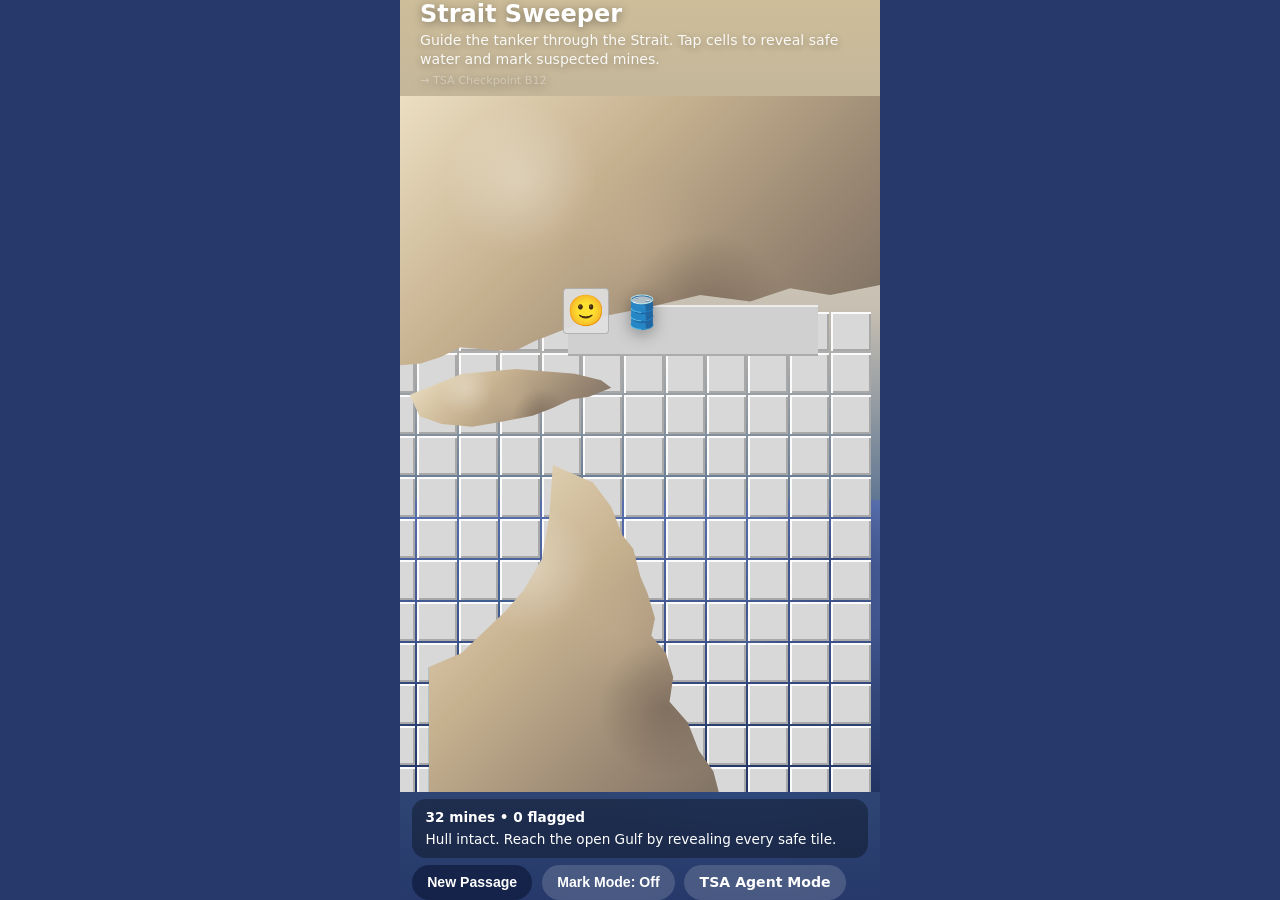
<file: index.html>
<!DOCTYPE html>
<html lang="en">
  <head>
    <meta charset="UTF-8" />
    <meta name="viewport" content="width=device-width, initial-scale=1.0" />
    <title>Strait Sweeper</title>
    <style>
      :root {
        --sea-deep: #274a80;
        --sea-mid: #4768a8;
        --sea-shallow: #2b768f;
        --sand-1: #efe2c4;
        --sand-2: #c7b08b;
        --rock-1: #9f8a73;
        --rock-2: #6f6559;
        --grid-closed: #d8d8d8;
        --grid-edge-light: #fbfbfb;
        --grid-edge-dark: #a8a8a8;
        --grid-open: #cfcfcf;
        --hud: rgba(255, 255, 255, 0.96);
        font-family: Inter, ui-sans-serif, system-ui, -apple-system, BlinkMacSystemFont, sans-serif;
      }

      * { box-sizing: border-box; }

      html {
        height: 100%;
        background: #26396a;
      }

      body {
        margin: 0;
        height: 100dvh;
        overflow: hidden;
        display: flex;
        justify-content: center;
        background: #26396a;
        color: white;
      }

      .phone {
        position: relative;
        width: 100%;
        max-width: 480px;
        height: 100dvh;
        display: flex;
        flex-direction: column;
        overflow: hidden;
        background:
          radial-gradient(circle at 18% 74%, rgba(38, 108, 123, 0.55), transparent 10%),
          radial-gradient(circle at 70% 82%, rgba(41, 81, 155, 0.28), transparent 18%),
          linear-gradient(180deg, #cdbd99 0%, #beb29b 18%, #cbc4b7 28%, #c8c0b2 34%, #41618a 62%, #26396a 100%);
      }

      .game-header {
        flex-shrink: 0;
        padding: env(safe-area-inset-top, 0.75rem) 1.25rem 0.5rem;
        z-index: 5;
        color: white;
        text-shadow: 0 2px 10px rgba(0,0,0,0.4);
      }

      .game-header h1 {
        margin: 0;
        font-size: 1.5rem;
        font-weight: 700;
      }

      .game-header p {
        margin: 0.2rem 0 0;
        font-size: 0.88rem;
        opacity: 0.9;
        line-height: 1.35;
      }

      .map {
        position: relative;
        flex: 1;
        overflow: hidden;
      }

      .terrain-noise,
      .sea-noise,
      .coast-glow,
      .northland,
      .southland,
      .island,
      .strait-cover,
      .open-patch,
      .board-layer,
      .tanker,
      .status-chip {
        position: absolute;
      }

      .terrain-noise {
        inset: 0;
        background:
          radial-gradient(circle at 15% 6%, rgba(255,255,255,0.34), transparent 10%),
          radial-gradient(circle at 30% 10%, rgba(126,108,84,0.33), transparent 12%),
          radial-gradient(circle at 45% 18%, rgba(255,255,255,0.25), transparent 11%),
          radial-gradient(circle at 62% 11%, rgba(102,87,69,0.33), transparent 14%),
          radial-gradient(circle at 78% 20%, rgba(255,255,255,0.22), transparent 11%),
          radial-gradient(circle at 70% 44%, rgba(255,255,255,0.15), transparent 15%),
          radial-gradient(circle at 25% 85%, rgba(227,153,111,0.4), transparent 18%),
          radial-gradient(circle at 55% 92%, rgba(77,71,69,0.3), transparent 22%),
          radial-gradient(circle at 85% 74%, rgba(49,73,123,0.18), transparent 22%);
        mix-blend-mode: multiply;
        opacity: 0.8;
      }

      .sea-noise {
        inset: 58% 0 0 0;
        background:
          radial-gradient(circle at 18% 30%, rgba(42, 123, 133, 0.22), transparent 12%),
          radial-gradient(circle at 72% 50%, rgba(255, 255, 255, 0.08), transparent 10%),
          radial-gradient(circle at 90% 20%, rgba(22, 35, 74, 0.35), transparent 16%),
          linear-gradient(180deg, rgba(88, 111, 177, 0.92), rgba(33, 51, 97, 0.98));
      }

      .board-layer {
        left: -5%;
        right: 2%;
        top: 31%;
        bottom: 17%;
        display: grid;
        grid-template-columns: repeat(12, 1fr);
        gap: 2px;
        padding: 0;
        z-index: 1;
      }

      .tile {
        border: 0;
        border-radius: 0;
        aspect-ratio: 1;
        background: var(--grid-closed);
        box-shadow:
          inset 2px 2px 0 var(--grid-edge-light),
          inset -2px -2px 0 var(--grid-edge-dark);
        color: transparent;
        font-family: "Arial", sans-serif;
        font-weight: 700;
        font-size: clamp(14px, 2.5vw, 23px);
        line-height: 1;
        padding: 0;
      }

      .tile.revealed {
        background: var(--grid-open);
        box-shadow: inset 1px 1px 0 rgba(255,255,255,0.35), inset -1px -1px 0 rgba(0,0,0,0.16);
      }

      .tile.flagged {
        color: #cc1414;
      }

      .tile.mine-hit {
        background: #c92525;
        box-shadow: inset 1px 1px 0 rgba(255,255,255,0.22), inset -1px -1px 0 rgba(0,0,0,0.28);
      }

      .tile.revealed[data-value="1"] { color: #1a34d2; }
      .tile.revealed[data-value="2"] { color: #188222; }
      .tile.revealed[data-value="3"] { color: #d02a22; }
      .tile.revealed[data-value="4"] { color: #11268a; }
      .tile.revealed[data-value="5"] { color: #7e1212; }
      .tile.revealed[data-value="6"] { color: #1b7d7d; }
      .tile.revealed[data-value="7"] { color: #111; }
      .tile.revealed[data-value="8"] { color: #585858; }

      .northland,
      .southland,
      .island {
        background:
          radial-gradient(circle at 28% 30%, rgba(255,255,255,0.26), transparent 18%),
          radial-gradient(circle at 65% 70%, rgba(79,66,56,0.34), transparent 20%),
          radial-gradient(circle at 52% 48%, rgba(214,184,147,0.24), transparent 22%),
          linear-gradient(135deg, var(--sand-1), var(--sand-2) 38%, var(--rock-1) 66%, var(--rock-2));
        box-shadow: 0 0 0 4px rgba(9, 96, 120, 0.95);
        filter: saturate(0.9) contrast(1.02);
        z-index: 3;
      }

      .northland {
        inset: -2% 0 55% -4%;
        clip-path: polygon(0 0, 100% 0, 100% 62%, 90% 65%, 82% 63%, 74% 67%, 64% 65%, 53% 69%, 43% 72%, 36% 76%, 31% 79%, 27% 82%, 23% 82%, 16% 81%, 12% 84%, 8% 86%, 0 87%);
      }

      .southland {
        inset: 53% 18% -3% 6%;
        clip-path: polygon(34% 0, 45% 5%, 50% 12%, 53% 20%, 56% 24%, 58% 32%, 60% 37%, 62% 44%, 61% 49%, 65% 54%, 67% 61%, 66% 68%, 71% 74%, 74% 82%, 78% 88%, 81% 100%, 0 100%, 0 58%, 9% 54%, 16% 47%, 21% 42%, 26% 36%, 31% 27%, 33% 15%);
      }

      .island {
        left: 2%;
        top: 39%;
        width: 42%;
        height: 10%;
        clip-path: polygon(0 39%, 8% 30%, 18% 18%, 26% 9%, 38% 6%, 53% 2%, 65% 5%, 82% 9%, 95% 18%, 100% 29%, 89% 42%, 80% 46%, 71% 58%, 61% 69%, 47% 77%, 31% 85%, 16% 81%, 5% 70%);
      }

      .strait-cover {
        left: 35%;
        right: 13%;
        top: 30%;
        height: 7.4%;
        background: #d0d0d0;
        box-shadow: inset 0 2px 0 rgba(255,255,255,0.6), inset 0 -2px 0 rgba(120,120,120,0.42);
        z-index: 2;
      }

      .open-patch {
        left: 26.5%;
        top: 42.2%;
        width: 34%;
        height: 11.8%;
        background: transparent;
        z-index: 2;
        pointer-events: none;
      }

      .open-patch::before {
        content: "";
        position: absolute;
        inset: 0;
        background:
          linear-gradient(90deg, transparent 0 2%, rgba(207,207,207,0.94) 2% 98%, transparent 98%),
          linear-gradient(180deg, transparent 0 2%, rgba(207,207,207,0.94) 2% 98%, transparent 98%);
        opacity: 0;
      }

      .tanker {
        top: 30.5%;
        left: 47%;
        z-index: 4;
        font-size: 2rem;
        transform: translate(-50%, -50%);
        filter: drop-shadow(0 4px 8px rgba(0,0,0,0.35));
      }

      .tanker::before {
        content: "🛢️";
      }

      .status-chip {
        top: 30.8%;
        left: 43.5%;
        z-index: 4;
        width: 46px;
        height: 46px;
        border-radius: 4px;
        background: rgba(224, 224, 224, 0.92);
        border: 1px solid rgba(0,0,0,0.2);
        display: grid;
        place-items: center;
        font-size: 1.9rem;
        transform: translate(-100%, -50%);
        color: #111;
      }

      .game-footer {
        flex-shrink: 0;
        z-index: 6;
        padding: 0.4rem 0.75rem env(safe-area-inset-bottom, 0.75rem);
      }

      .game-banner {
        padding: 0.6rem 0.85rem;
        border-radius: 14px;
        background: rgba(0, 0, 0, 0.32);
        backdrop-filter: blur(10px);
        font-size: 0.85rem;
        line-height: 1.35;
        margin-bottom: 0.45rem;
      }

      .game-banner strong {
        display: block;
        margin-bottom: 0.2rem;
      }

      .hud-controls {
        display: flex;
        gap: 0.6rem;
      }

      .hud-button {
        pointer-events: auto;
        border: 0;
        border-radius: 999px;
        background: rgba(255,255,255,0.16);
        color: white;
        padding: 0.6rem 0.95rem;
        font-size: 0.88rem;
        font-weight: 700;
        backdrop-filter: blur(12px);
        text-decoration: none;
        display: inline-flex;
        align-items: center;
      }

      .hud-button.primary {
        background: rgba(10, 21, 52, 0.6);
      }
    </style>
  </head>
  <body>
    <main class="phone">
      <div class="game-header">
        <h1>Strait Sweeper</h1>
        <p id="message">Guide the tanker through the Strait. Tap cells to reveal safe water and mark suspected mines.</p>
        <a href="tsa-agent.html" style="display:inline-block;margin-top:0.25rem;font-size:0.7rem;color:rgba(255,255,255,0.35);text-decoration:none;">→ TSA Checkpoint B12</a>
      </div>

      <div class="map">
        <div class="terrain-noise"></div>
        <div class="sea-noise"></div>
        <div id="board" class="board-layer" aria-label="Minesweeper board"></div>
        <div class="strait-cover"></div>
        <div class="northland"></div>
        <div class="island"></div>
        <div class="southland"></div>
        <div id="status-chip" class="status-chip">🙂</div>
        <div id="tanker" class="tanker" aria-hidden="true"></div>
      </div>

      <div class="game-footer">
        <div class="game-banner">
          <strong id="hud-title">32 mines • 0 flagged</strong>
          <span id="hud-status">Hull intact. Reach the open Gulf by revealing every safe tile.</span>
        </div>
        <div class="hud-controls">
          <button id="new-game" class="hud-button primary">New Passage</button>
          <button id="toggle-marks" class="hud-button">Mark Mode: Off</button>
          <a class="hud-button" href="./tsa-agent.html">TSA Agent Mode</a>
        </div>
      </div>
    </main>

    <script>
      const rows = 16;
      const cols = 12;
      const minesTotal = 32;

      const boardEl = document.getElementById('board');
      const messageEl = document.getElementById('message');
      const hudTitleEl = document.getElementById('hud-title');
      const hudStatusEl = document.getElementById('hud-status');
      const newGameBtn = document.getElementById('new-game');
      const toggleMarksBtn = document.getElementById('toggle-marks');
      const tankerEl = document.getElementById('tanker');
      const statusChipEl = document.getElementById('status-chip');

      let board = [];
      let revealedCount = 0;
      let flagsPlaced = 0;
      let gameOver = false;
      let markMode = false;

      function initGame() {
        board = createBoard();
        revealedCount = 0;
        flagsPlaced = 0;
        gameOver = false;
        markMode = false;
        messageEl.textContent = 'Guide the tanker through the Strait. Tap cells to reveal safe water and mark suspected mines.';
        hudTitleEl.textContent = `${minesTotal} mines • ${flagsPlaced} flagged`;
        hudStatusEl.textContent = 'Hull intact. Reach the open Gulf by revealing every safe tile.';
        statusChipEl.textContent = '🙂';
        toggleMarksBtn.textContent = 'Mark Mode: Off';
        renderBoard();
        updateTankerPosition();
      }

      function createBoard() {
        const grid = Array.from({ length: rows }, (_, row) =>
          Array.from({ length: cols }, (_, col) => ({ row, col, mine: false, revealed: false, flagged: false, count: 0 }))
        );

        let placed = 0;
        while (placed < minesTotal) {
          const row = Math.floor(Math.random() * rows);
          const col = Math.floor(Math.random() * cols);
          if (!grid[row][col].mine) {
            grid[row][col].mine = true;
            placed += 1;
          }
        }

        for (const tile of grid.flat()) {
          tile.count = neighbors(tile.row, tile.col).filter(([r, c]) => grid[r][c].mine).length;
        }

        return grid;
      }

      function neighbors(row, col) {
        const points = [];
        for (let dr = -1; dr <= 1; dr += 1) {
          for (let dc = -1; dc <= 1; dc += 1) {
            if (dr === 0 && dc === 0) continue;
            const nr = row + dr;
            const nc = col + dc;
            if (nr >= 0 && nr < rows && nc >= 0 && nc < cols) points.push([nr, nc]);
          }
        }
        return points;
      }

      function renderBoard() {
        boardEl.innerHTML = '';
        board.flat().forEach((tile) => {
          const button = document.createElement('button');
          button.className = 'tile';
          button.dataset.row = tile.row;
          button.dataset.col = tile.col;
          button.type = 'button';
          button.setAttribute('aria-label', `row ${tile.row + 1}, column ${tile.col + 1}`);

          if (tile.revealed) {
            button.classList.add('revealed');
            if (tile.mine) {
              button.classList.add('mine-hit');
              button.textContent = '✹';
              button.style.color = '#111';
            } else if (tile.count > 0) {
              button.textContent = tile.count;
              button.dataset.value = tile.count;
            }
          } else if (tile.flagged) {
            button.classList.add('flagged');
            button.textContent = '⚑';
          }

          button.addEventListener('click', () => handleTileAction(tile.row, tile.col, markMode));
          button.addEventListener('contextmenu', (event) => {
            event.preventDefault();
            handleTileAction(tile.row, tile.col, true);
          });

          boardEl.appendChild(button);
        });
      }

      function handleTileAction(row, col, forceFlag = false) {
        if (gameOver) return;
        const tile = board[row][col];
        if (tile.revealed) return;

        if (forceFlag) {
          tile.flagged = !tile.flagged;
          flagsPlaced += tile.flagged ? 1 : -1;
          hudTitleEl.textContent = `${minesTotal} mines • ${flagsPlaced} flagged`;
          hudStatusEl.textContent = tile.flagged ? 'Mine marker placed on the chart.' : 'Marker cleared. Keep plotting a safe lane.';
          renderBoard();
          return;
        }

        if (tile.flagged) return;

        if (tile.mine) {
          tile.revealed = true;
          messageEl.textContent = 'Mine strike! The tanker hit an explosive and the transit failed.';
          hudStatusEl.textContent = 'Hull breached. Start a new passage and try another route.';
          statusChipEl.textContent = '😵';
          gameOver = true;
          revealAllMines();
          renderBoard();
          updateTankerPosition(tile.col, tile.row, true);
          return;
        }

        floodReveal(row, col);
        renderBoard();
        updateTankerPosition();

        if (revealedCount === rows * cols - minesTotal) {
          gameOver = true;
          messageEl.textContent = 'Safe passage secured. The tanker cleared the Strait of Hormuz.';
          hudStatusEl.textContent = 'Convoy complete. Every safe water tile has been charted.';
          statusChipEl.textContent = '😎';
        } else {
          messageEl.textContent = 'Channel updated. Continue tracing the safest path through the water grid.';
          hudStatusEl.textContent = 'Hull intact. Each number indicates adjacent mines.';
        }
      }

      function floodReveal(startRow, startCol) {
        const stack = [[startRow, startCol]];
        while (stack.length) {
          const [row, col] = stack.pop();
          const tile = board[row][col];
          if (tile.revealed || tile.flagged) continue;
          tile.revealed = true;
          revealedCount += 1;

          if (tile.count === 0) {
            neighbors(row, col).forEach(([nr, nc]) => {
              const next = board[nr][nc];
              if (!next.revealed && !next.mine) stack.push([nr, nc]);
            });
          }
        }
      }

      function revealAllMines() {
        board.flat().forEach((tile) => {
          if (tile.mine) tile.revealed = true;
        });
      }

      function updateTankerPosition(colOverride, rowOverride, danger = false) {
        const safeTiles = board.flat().filter((tile) => tile.revealed && !tile.mine);
        const furthest = safeTiles.reduce((best, tile) => {
          const score = tile.col * 10 - Math.abs(tile.row - 2);
          return score > best.score ? { score, tile } : best;
        }, { score: -Infinity, tile: { row: 0, col: 5 } }).tile;

        const col = colOverride ?? furthest.col;
        const row = rowOverride ?? furthest.row;

        tankerEl.style.left = `${35 + (col / (cols - 1)) * 34}%`;
        tankerEl.style.top = `${31 + (row / (rows - 1)) * 19}%`;
        tankerEl.style.transform = `translate(-50%, -50%) scale(${danger ? 1.14 : 1}) rotate(${danger ? -12 : 0}deg)`;
      }

      newGameBtn.addEventListener('click', initGame);
      toggleMarksBtn.addEventListener('click', () => {
        markMode = !markMode;
        toggleMarksBtn.textContent = `Mark Mode: ${markMode ? 'On' : 'Off'}`;
      });

      initGame();
    </script>
  </body>
</html>
</file>
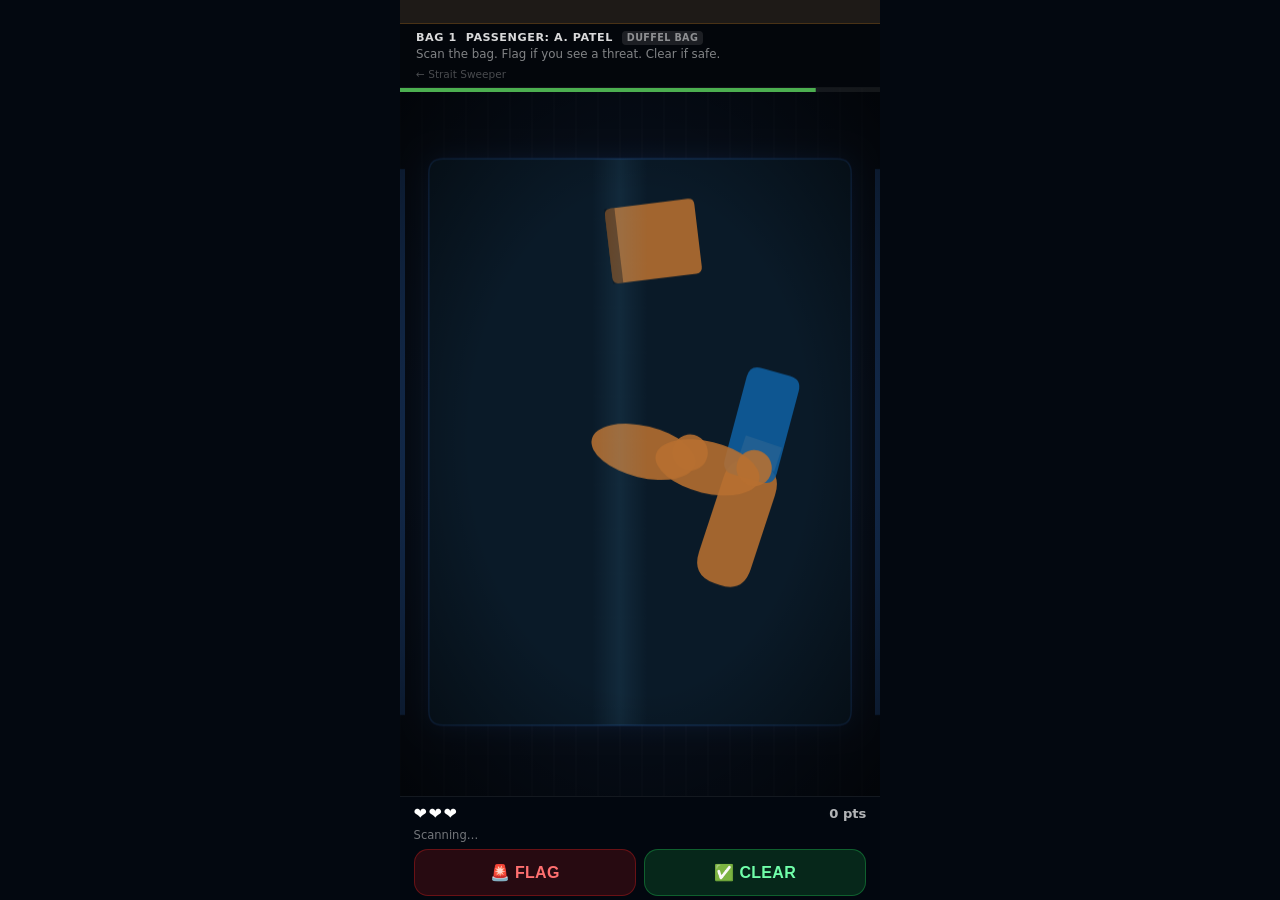
<file: tsa-agent.html>
<!DOCTYPE html>
<html lang="en">
<head>
  <meta charset="UTF-8" />
  <meta name="viewport" content="width=device-width, initial-scale=1.0" />
  <title>TSA Checkpoint B12</title>
  <style>
    :root {
      font-family: Inter, ui-sans-serif, system-ui, -apple-system, BlinkMacSystemFont, sans-serif;
    }
    * { box-sizing: border-box; }
    html { height: 100%; background: #030810; }
    body {
      margin: 0; height: 100dvh; overflow: hidden;
      display: flex; justify-content: center;
      background: #030810; color: white;
    }
    .phone {
      position: relative;
      width: 100%; max-width: 480px; height: 100dvh;
      display: flex; flex-direction: column; overflow: hidden;
      background: #060d18;
    }

    /* ── Ticker ── */
    .ticker {
      flex-shrink: 0; overflow: hidden; white-space: nowrap;
      background: rgba(200,120,20,.12);
      border-bottom: 1px solid rgba(200,120,20,.25);
      padding: env(safe-area-inset-top,.2rem) 0 .25rem;
    }
    .ticker-inner {
      display: inline-block;
      animation: tickMove 52s linear infinite;
      font-size: .68rem; color: #c87818; padding-left: 100%;
    }
    @keyframes tickMove { from{transform:translateX(0)} to{transform:translateX(-100%)} }

    /* ── Header ── */
    .game-header {
      flex-shrink: 0; padding: .45rem 1rem .35rem;
      background: rgba(0,0,0,.55);
      border-bottom: 1px solid rgba(255,255,255,.06);
    }
    .pax-row {
      display: flex; align-items: center; gap: .55rem;
      font-size: .7rem; font-weight: 700; letter-spacing: .05em;
      color: rgba(255,255,255,.85); margin-bottom: .15rem;
    }
    .pax-badge {
      background: rgba(255,255,255,.1); border-radius: 4px;
      padding: .08rem .32rem; font-size: .6rem;
      letter-spacing: .04em; color: rgba(255,255,255,.5);
    }
    #hdr-msg {
      margin: 0; font-size: .74rem;
      color: rgba(255,255,255,.5); line-height: 1.3;
    }
    .back-link {
      display: inline-block; margin-top: .15rem;
      font-size: .66rem; color: rgba(255,255,255,.28); text-decoration: none;
    }

    /* ── Scanner ── */
    .scanner-wrap {
      flex: 1; position: relative; overflow: hidden; background: #060d18;
    }
    .timer-track {
      position: absolute; top: 0; left: 0; right: 0;
      height: 4px; background: rgba(255,255,255,.07); z-index: 10;
    }
    #timer-fill {
      height: 100%; width: 100%;
      background: #4caf50; transform-origin: left; will-change: transform;
    }
    .xray-vignette {
      position: absolute; inset: 0; pointer-events: none; z-index: 3;
      background: radial-gradient(ellipse at center, transparent 50%, rgba(0,0,0,.65) 100%);
    }
    #xray { position: absolute; inset: 0; width: 100%; height: 100%; z-index: 1; }

    /* ICE agents */
    #ice-layer { position: absolute; inset: 0; z-index: 6; pointer-events: none; overflow: hidden; }
    .ice-walker {
      position: absolute; font-size: 2.6rem; pointer-events: auto; cursor: pointer;
      filter: drop-shadow(0 0 10px rgba(80,150,255,.85));
      user-select: none; transform: translateY(-50%);
    }
    .ice-walker.go-right { animation: walkR 5s linear forwards; }
    .ice-walker.go-left  { animation: walkL 5s linear forwards; }
    @keyframes walkR { from{left:-70px} to{left:110%} }
    @keyframes walkL { from{right:-70px} to{right:110%} }
    .ice-quip {
      position: absolute; bottom: 110%; left: 50%; transform: translateX(-50%);
      background: rgba(10,30,90,.95); border: 1px solid rgba(80,150,255,.4);
      border-radius: 7px; padding: .2rem .5rem; font-size: .6rem;
      color: #99bfff; white-space: nowrap; pointer-events: none;
      animation: quipFade 3s ease-out forwards;
    }
    @keyframes quipFade { 0%,50%{opacity:1} 100%{opacity:0} }

    /* Result flash */
    #flash {
      position: absolute; inset: 0; z-index: 15; opacity: 0;
      pointer-events: none; transition: opacity .12s;
    }
    #flash.on { opacity: 1; }
    #flash.ok    { background: rgba(40,200,80,.22); }
    #flash.ok2   { background: rgba(40,130,255,.22); }
    #flash.bad   { background: rgba(220,30,30,.35); }

    /* Game-over overlay */
    .go-overlay {
      position: absolute; inset: 0; z-index: 30;
      background: rgba(3,8,16,.93);
      display: flex; flex-direction: column;
      align-items: center; justify-content: center; gap: .8rem;
    }
    .go-overlay h2 { margin:0; font-size:1.8rem; font-weight:900; color:#e8a832; letter-spacing:.05em; }
    .go-overlay .pts { font-size:1.1rem; color:rgba(255,255,255,.7); }
    .go-overlay .stats { font-size:.8rem; color:rgba(255,255,255,.4); text-align:center; line-height:1.7; }

    /* ── Footer ── */
    .game-footer {
      flex-shrink: 0;
      padding: .45rem .85rem calc(env(safe-area-inset-bottom,.35rem) + .25rem);
      background: rgba(3,8,16,.98);
      border-top: 1px solid rgba(255,255,255,.07);
    }
    .hud-row {
      display: flex; align-items: center; justify-content: space-between;
      margin-bottom: .28rem;
    }
    #lives { font-size: 1rem; letter-spacing: .1em; }
    #score-disp { font-size: .82rem; font-weight: 700; color: rgba(255,255,255,.7); }
    #result-msg {
      font-size: .72rem; color: rgba(255,255,255,.45);
      line-height: 1.3; min-height: 1.4em; margin-bottom: .32rem;
    }
    .btns { display: flex; gap: .5rem; }
    .abtn {
      flex: 1; border: none; border-radius: 14px;
      padding: .82rem 0; font-size: 1rem; font-weight: 800;
      cursor: pointer; touch-action: manipulation; letter-spacing: .02em;
    }
    .abtn:active { transform: scale(.95); }
    .abtn:disabled { opacity: .35; cursor: default; }
    #btn-flag  { background:rgba(210,30,30,.18); color:#ff7070; border:1px solid rgba(210,30,30,.38); }
    #btn-clear { background:rgba(30,190,80,.18); color:#70ffaa; border:1px solid rgba(30,190,80,.38); }

    @keyframes shake {
      0%,100%{transform:translateX(0)}
      15%{transform:translateX(-7px)} 30%{transform:translateX(7px)}
      45%{transform:translateX(-4px)} 60%{transform:translateX(4px)}
      75%{transform:translateX(-2px)}
    }
  </style>
</head>
<body>
<main class="phone">

  <div class="ticker"><span class="ticker-inner">
    ⚡ ICE agents deployed to 14 major airports — TSA union demands removal &nbsp;·&nbsp;
    TSA staffing down 12%: screeners covering double shifts &nbsp;·&nbsp;
    REPORT: ICE "shoulder-tapping" agents mid-screening flagged as security risk &nbsp;·&nbsp;
    Checkpoint wait times up 40% — passengers told to arrive 3 hours early &nbsp;·&nbsp;
    Homeland memo: TSA must "fully cooperate" with all federal operations &nbsp;·&nbsp;
    UNION: Overworked screeners say ICE presence breaks concentration &nbsp;·&nbsp;
  </span></div>

  <div class="game-header">
    <div class="pax-row">
      <span id="bag-num">BAG 1</span>
      <span id="pax-name">PASSENGER: —</span>
      <span class="pax-badge" id="bag-type">CARRY-ON</span>
    </div>
    <p id="hdr-msg">Scan each bag. Flag anything dangerous. Clear what's safe. Don't let the ICE agents break your focus.</p>
    <a class="back-link" href="index.html">← Strait Sweeper</a>
  </div>

  <div class="scanner-wrap" id="scanner-wrap">
    <div class="timer-track"><div id="timer-fill"></div></div>
    <div class="xray-vignette"></div>
    <canvas id="xray"></canvas>
    <div id="ice-layer"></div>
    <div id="flash"></div>
  </div>

  <div class="game-footer">
    <div class="hud-row">
      <div id="lives">❤️❤️❤️</div>
      <div id="score-disp">0 pts</div>
    </div>
    <div id="result-msg">New shift — first bag incoming.</div>
    <div class="btns">
      <button id="btn-flag"  class="abtn" type="button">🚨 FLAG</button>
      <button id="btn-clear" class="abtn" type="button">✅ CLEAR</button>
    </div>
  </div>

</main>
<script>
// ── Constants ────────────────────────────────────────────────
const TIMER_SECS  = 9;
const MAX_LIVES   = 3;
const THREAT_ODDS = 0.45;
const ICE_MIN_MS  = 11000;
const ICE_MAX_MS  = 20000;

const PASSENGERS = ['A. PATEL','M. CHEN','S. GARCIA','R. JOHNSON','Y. KIM',
  'F. AL-RASHID','L. NGUYEN','T. OKAFOR','C. MARTINEZ','B. KOWALSKI',
  'D. WEISS','P. IBRAHIM','N. SANTOS','H. YAMAMOTO','G. OKONKWO'];
const BAG_TYPES = ['CARRY-ON','BACKPACK','DUFFEL BAG','BRIEFCASE','TOTE BAG'];
const ICE_QUIPS = ['Just doing my job.','Papers, please.','Have you seen anyone suspicious?',
  "We're only observing.",'Federal business.','Don\'t mind us.','Routine check.','Nothing to worry about.'];

// X-ray color palettes
const C = {
  organic:    '#b87030',
  electronic: '#0f5fa0',
  metal:      '#1888a8',
  threat:     '#1e1208',  // deliberately dark / hard to spot
};

const SAFE_POOL   = ['jacket','laptop','book','shoes','bottle','keys','phone','umbrella','charger','toiletry'];
const THREAT_POOL = ['gun','knife','boxcutter','explosive'];

// ── DOM ──────────────────────────────────────────────────────
const canvas     = document.getElementById('xray');
const ctx        = canvas.getContext('2d');
const iceLayer   = document.getElementById('ice-layer');
const timerFill  = document.getElementById('timer-fill');
const flashEl    = document.getElementById('flash');
const hdrMsg     = document.getElementById('hdr-msg');
const bagNumEl   = document.getElementById('bag-num');
const paxNameEl  = document.getElementById('pax-name');
const bagTypeEl  = document.getElementById('bag-type');
const livesEl    = document.getElementById('lives');
const scoreEl    = document.getElementById('score-disp');
const resultMsg  = document.getElementById('result-msg');
const btnFlag    = document.getElementById('btn-flag');
const btnClear   = document.getElementById('btn-clear');
const scanWrap   = document.getElementById('scanner-wrap');

// ── State ────────────────────────────────────────────────────
let score = 0, lives = MAX_LIVES, bagCount = 0;
let bag = null;           // current bag object
let decided = false;
let timerStart = 0;
let rafId = null;
let iceTimer = null;

// ── Canvas sizing ─────────────────────────────────────────────
function resizeCanvas() {
  const r = scanWrap.getBoundingClientRect();
  canvas.width  = Math.floor(r.width);
  canvas.height = Math.floor(r.height);
}
window.addEventListener('resize', () => { resizeCanvas(); if (bag) drawFrame(); });

// ── Rounded rect path helper ──────────────────────────────────
function rr(x, y, w, h, r) {
  ctx.beginPath();
  ctx.moveTo(x+r, y);
  ctx.lineTo(x+w-r, y); ctx.quadraticCurveTo(x+w, y, x+w, y+r);
  ctx.lineTo(x+w, y+h-r); ctx.quadraticCurveTo(x+w, y+h, x+w-r, y+h);
  ctx.lineTo(x+r, y+h); ctx.quadraticCurveTo(x, y+h, x, y+h-r);
  ctx.lineTo(x, y+r); ctx.quadraticCurveTo(x, y, x+r, y);
  ctx.closePath();
}

// ── Item draw functions (ctx origin = item center, s = scale) ─
function drawJacket(s) {
  ctx.beginPath(); ctx.ellipse(0, 4*s, 46*s, 24*s, 0, 0, Math.PI*2); ctx.fill();
  ctx.beginPath(); ctx.ellipse(28*s,-14*s, 22*s, 10*s, -.5, 0, Math.PI*2); ctx.fill();
}
function drawLaptop(s) {
  rr(-38*s,-4*s, 76*s, 15*s, 3*s); ctx.fill();
  rr(-36*s,-21*s, 72*s, 17*s, 3*s); ctx.fill();
}
function drawBook(s) {
  rr(-22*s,-18*s, 44*s, 36*s, 3*s); ctx.fill();
  ctx.save(); ctx.globalAlpha *= .45; ctx.fillStyle='#030508';
  ctx.fillRect(-22*s,-18*s, 5*s, 36*s); ctx.restore();
}
function drawShoes(s) {
  [-13*s,13*s].forEach(ox=>{
    ctx.beginPath(); ctx.ellipse(ox,0,21*s,10*s,0,0,Math.PI*2); ctx.fill();
    ctx.beginPath(); ctx.arc(ox+18*s,-4*s,7*s,0,Math.PI*2); ctx.fill();
  });
}
function drawBottle(s) {
  rr(-10*s,-28*s, 20*s, 46*s, 9*s); ctx.fill();
  ctx.fillRect(-7*s,-36*s,14*s,9*s);
}
function drawKeys(s) {
  [[0,0],[18*s,-8*s],[16*s,10*s]].forEach(([kx,ky])=>{
    ctx.beginPath(); ctx.arc(kx,ky,9*s,0,Math.PI*2); ctx.fill();
    ctx.fillRect(kx+7*s, ky-3*s, 18*s, 5*s);
  });
}
function drawPhone(s) { rr(-11*s,-22*s, 22*s, 44*s, 5*s); ctx.fill(); }
function drawUmbrella(s) {
  ctx.fillRect(-2.5*s,-50*s, 5*s, 65*s);
  ctx.beginPath(); ctx.arc(0,-48*s,30*s,Math.PI,0); ctx.fill();
  ctx.beginPath(); ctx.arc(0,18*s,8*s,0,Math.PI);
  ctx.strokeStyle=ctx.fillStyle; ctx.lineWidth=5*s; ctx.stroke();
}
function drawCharger(s) {
  rr(-12*s,-12*s, 24*s, 18*s, 3*s); ctx.fill();
  ctx.strokeStyle=ctx.fillStyle; ctx.lineWidth=3.5*s; ctx.lineCap='round';
  ctx.beginPath(); ctx.moveTo(0,6*s);
  ctx.bezierCurveTo(-14*s,22*s, 14*s,38*s, 0,52*s); ctx.stroke();
}
function drawToiletry(s) {
  rr(-20*s,-16*s, 40*s, 32*s, 8*s); ctx.fill();
  ctx.save(); ctx.globalAlpha*=.4; ctx.strokeStyle='rgba(0,0,0,.8)';
  ctx.lineWidth=2*s; ctx.beginPath();
  ctx.moveTo(-16*s,-16*s); ctx.lineTo(16*s,-16*s); ctx.stroke(); ctx.restore();
}
// Threats
function drawGun(s) {
  rr(-34*s,-9*s, 56*s, 13*s, 3*s); ctx.fill();
  ctx.save(); ctx.translate(12*s,4*s); ctx.rotate(.12);
  rr(-8*s,0, 16*s, 28*s, 4*s); ctx.fill(); ctx.restore();
  ctx.beginPath(); ctx.arc(14*s,12*s,6*s,-.2,Math.PI*.65);
  ctx.strokeStyle=ctx.fillStyle; ctx.lineWidth=3*s; ctx.stroke();
}
function drawKnife(s) {
  ctx.beginPath();
  ctx.moveTo(-44*s,0); ctx.lineTo(30*s,-5*s); ctx.lineTo(44*s,0);
  ctx.lineTo(30*s,5*s); ctx.closePath(); ctx.fill();
  rr(-60*s,-8*s, 18*s, 16*s, 4*s); ctx.fill();
}
function drawBoxcutter(s) {
  rr(-36*s,-5*s, 58*s, 10*s, 2*s); ctx.fill();
  ctx.beginPath(); ctx.moveTo(22*s,-5*s); ctx.lineTo(44*s,0); ctx.lineTo(22*s,5*s);
  ctx.closePath(); ctx.fill();
}
function drawExplosive(s) {
  rr(-18*s,-18*s, 36*s, 36*s, 10*s); ctx.fill();
  ctx.strokeStyle=ctx.fillStyle; ctx.lineWidth=2*s; ctx.lineCap='round';
  [[-10*s,-38*s],[-2*s,-36*s],[10*s,-34*s]].forEach(([wx,wy])=>{
    ctx.beginPath(); ctx.moveTo(wx*.6,-18*s); ctx.lineTo(wx,wy); ctx.stroke();
  });
  rr(-12*s,-48*s, 24*s, 12*s, 3*s); ctx.fill();
}

const DRAWERS = { jacket:drawJacket, laptop:drawLaptop, book:drawBook, shoes:drawShoes,
  bottle:drawBottle, keys:drawKeys, phone:drawPhone, umbrella:drawUmbrella,
  charger:drawCharger, toiletry:drawToiletry, gun:drawGun, knife:drawKnife,
  boxcutter:drawBoxcutter, explosive:drawExplosive };
const ITEM_COLOR = { jacket:C.organic, laptop:C.electronic, book:C.organic, shoes:C.organic,
  bottle:C.organic, keys:C.metal, phone:C.electronic, umbrella:C.organic,
  charger:C.electronic, toiletry:C.organic, gun:C.threat, knife:C.threat,
  boxcutter:C.threat, explosive:C.threat };

// ── Bag generation ────────────────────────────────────────────
function generateBag() {
  const hasThreat = Math.random() < THREAT_ODDS;
  const n = 3 + Math.floor(Math.random() * 4);
  const names = [...SAFE_POOL].sort(()=>Math.random()-.5).slice(0,n);
  if (hasThreat) names.push(THREAT_POOL[Math.floor(Math.random()*THREAT_POOL.length)]);
  names.sort(()=>Math.random()-.5);

  const items = names.map(name => ({
    name,
    fx: .08 + Math.random() * .84,
    fy: .1  + Math.random() * .8,
    sc: .65 + Math.random() * .45,
    angle: (Math.random()-.5) * .9,
  }));
  return {
    hasThreat, items,
    passenger: PASSENGERS[Math.floor(Math.random()*PASSENGERS.length)],
    bagType:   BAG_TYPES[Math.floor(Math.random()*BAG_TYPES.length)],
  };
}

// ── Canvas drawing ────────────────────────────────────────────
function drawFrame(scanX) {
  const W = canvas.width, H = canvas.height;
  ctx.clearRect(0,0,W,H);

  // Belt stripes
  ctx.fillStyle = '#060d18';
  ctx.fillRect(0,0,W,H);
  ctx.strokeStyle = 'rgba(255,255,255,.035)';
  ctx.lineWidth = 1;
  for (let x=0; x<W; x+=22) {
    ctx.beginPath(); ctx.moveTo(x,0); ctx.lineTo(x,H); ctx.stroke();
  }

  // Bag rect
  const pad = .06;
  const bx = W*pad, by = H*.1, bw = W*(1-2*pad), bh = H*.8;

  ctx.shadowColor = 'rgba(60,140,255,.12)'; ctx.shadowBlur = 24;
  ctx.fillStyle = '#0a1a28'; rr(bx,by,bw,bh,14); ctx.fill();
  ctx.shadowBlur = 0;
  ctx.strokeStyle = 'rgba(60,140,255,.22)'; ctx.lineWidth = 1.5;
  rr(bx,by,bw,bh,14); ctx.stroke();

  // Scanner aperture marks
  ctx.fillStyle = 'rgba(60,140,255,.3)';
  ctx.fillRect(0,by+10,5,bh-20); ctx.fillRect(W-5,by+10,5,bh-20);

  // Items
  const baseS = bh / 200;
  bag.items.forEach(item => {
    const cx = bx + item.fx*bw;
    const cy = by + item.fy*bh;
    const s  = item.sc * baseS;
    ctx.save();
    ctx.translate(cx, cy); ctx.rotate(item.angle);
    ctx.fillStyle = ITEM_COLOR[item.name];
    ctx.globalAlpha = ITEM_COLOR[item.name] === C.threat ? .78 : .88;
    (DRAWERS[item.name] || drawBook)(s);
    ctx.restore();
  });

  // Scan line sweep
  if (scanX !== undefined) {
    const g = ctx.createLinearGradient(scanX-28,0,scanX+28,0);
    g.addColorStop(0,'rgba(100,200,255,0)');
    g.addColorStop(.5,'rgba(100,200,255,.09)');
    g.addColorStop(1,'rgba(100,200,255,0)');
    ctx.fillStyle = g; ctx.fillRect(0,by,W,bh);
  }
}

// ── Animation loop ────────────────────────────────────────────
function loop(ts) {
  if (!bag) return;
  const elapsed = (ts - timerStart) / 1000;
  const prog = Math.min(elapsed / TIMER_SECS, 1);

  timerFill.style.transform = `scaleX(${1-prog})`;
  timerFill.style.background = prog>.75?'#f44336':prog>.5?'#ff9800':'#4caf50';

  const sx = ((ts % 2800) / 2800) * (canvas.width + 60) - 30;
  drawFrame(sx);

  if (prog >= 1 && !decided) decide(null);
  rafId = requestAnimationFrame(loop);
}

// ── Decision ─────────────────────────────────────────────────
function decide(choice) {
  if (decided) return;
  decided = true;
  btnFlag.disabled = btnClear.disabled = true;

  const flagged = choice === 'flag';
  const { hasThreat } = bag;
  let cls, msg;

  if (choice === null && !hasThreat) {
    score += 5; cls = 'ok';
    msg = '⏱ Time — bag was safe. Auto-cleared. +5 pts';
  } else if (choice === null && hasThreat) {
    lives--; score -= 30; cls = 'bad'; shake();
    msg = '⏱ Time — THREAT MISSED. The ICE chatter had you. −30 pts ❤️ lost';
  } else if (flagged && hasThreat) {
    score += 20; cls = 'ok2';
    msg = '✓ THREAT CAUGHT — sharp eyes. +20 pts';
  } else if (!flagged && !hasThreat) {
    score += 10; cls = 'ok';
    msg = '✓ ALL CLEAR — bag was safe. +10 pts';
  } else if (flagged && !hasThreat) {
    score -= 10; cls = 'bad';
    msg = '✗ FALSE ALARM — no threat. Passenger delayed. −10 pts';
  } else {
    lives--; score -= 30; cls = 'bad'; shake();
    msg = '✗ THREAT MISSED — checkpoint compromised. −30 pts ❤️ lost';
  }

  resultMsg.textContent = msg;
  scoreEl.textContent = score + ' pts';
  updateLives();

  flashEl.className = `${cls} on`;
  setTimeout(() => flashEl.classList.remove('on'), 280);

  if (lives <= 0) { setTimeout(gameOver, 900); return; }
  setTimeout(newBag, 1050);
}

function shake() {
  scanWrap.style.animation = 'none';
  void scanWrap.offsetHeight;
  scanWrap.style.animation = 'shake .35s ease';
  setTimeout(() => scanWrap.style.animation='', 380);
}

function updateLives() {
  livesEl.textContent = '❤️'.repeat(Math.max(0,lives)) + '🖤'.repeat(Math.max(0,MAX_LIVES-lives));
}

// ── New bag ───────────────────────────────────────────────────
function newBag() {
  decided = false;
  btnFlag.disabled = btnClear.disabled = false;

  resizeCanvas();
  bag = generateBag();
  bagCount++;

  bagNumEl.textContent  = `BAG ${bagCount}`;
  paxNameEl.textContent = `PASSENGER: ${bag.passenger}`;
  bagTypeEl.textContent = bag.bagType;
  hdrMsg.textContent    = 'Scan the bag. Flag if you see a threat. Clear if safe.';
  resultMsg.textContent = 'Scanning…';

  timerFill.style.transition = 'none';
  timerFill.style.transform  = 'scaleX(1)';

  cancelAnimationFrame(rafId);
  timerStart = performance.now();
  rafId = requestAnimationFrame(loop);

  scheduleIce();
}

// ── Game over ─────────────────────────────────────────────────
function gameOver() {
  cancelAnimationFrame(rafId);
  clearTimeout(iceTimer);

  const el = document.createElement('div');
  el.className = 'go-overlay';
  el.innerHTML = `
    <h2>SHIFT OVER</h2>
    <div class="pts">${score} points</div>
    <div class="stats">Bags processed: ${bagCount}<br>Shift ended: too many missed threats</div>
    <button class="abtn" id="restart"
      style="margin-top:.5rem;padding:.7rem 2rem;flex:unset;background:rgba(232,168,50,.2);
             color:#e8a832;border:1px solid rgba(232,168,50,.4)"
      type="button">New Shift</button>
  `;
  scanWrap.appendChild(el);
  el.querySelector('#restart').addEventListener('click', ()=>{ el.remove(); initGame(); });
}

// ── Init ──────────────────────────────────────────────────────
function initGame() {
  score = 0; lives = MAX_LIVES; bagCount = 0;
  scoreEl.textContent = '0 pts';
  updateLives();
  resizeCanvas();
  newBag();
}

// ── ICE agents ────────────────────────────────────────────────
function scheduleIce() {
  clearTimeout(iceTimer);
  const delay = ICE_MIN_MS + Math.random() * (ICE_MAX_MS - ICE_MIN_MS);
  iceTimer = setTimeout(spawnIce, delay);
}

function spawnIce() {
  if (decided) return;
  const el = document.createElement('div');
  el.className = 'ice-walker';
  el.textContent = '🕵️';

  const goRight = Math.random() < .5;
  el.classList.add(goRight ? 'go-right' : 'go-left');
  if (!goRight) el.style.right = '-70px';
  el.style.top = (18 + Math.random() * 60) + '%';

  const quip = document.createElement('div');
  quip.className = 'ice-quip';
  quip.textContent = ICE_QUIPS[Math.floor(Math.random()*ICE_QUIPS.length)];
  el.appendChild(quip);

  el.addEventListener('click', () => {
    el.remove();
    timerStart -= 1500;   // reward: +1.5 s
    resultMsg.textContent = 'ICE agent shooed. +1.5 s';
  });

  iceLayer.appendChild(el);
  setTimeout(() => el.remove(), 5200);
  setTimeout(scheduleIce, 5500 + Math.random() * 10000);
}

// ── Boot ──────────────────────────────────────────────────────
btnFlag.addEventListener('click',  () => decide('flag'));
btnClear.addEventListener('click', () => decide('clear'));
initGame();
</script>
</body>
</html>
</file>
